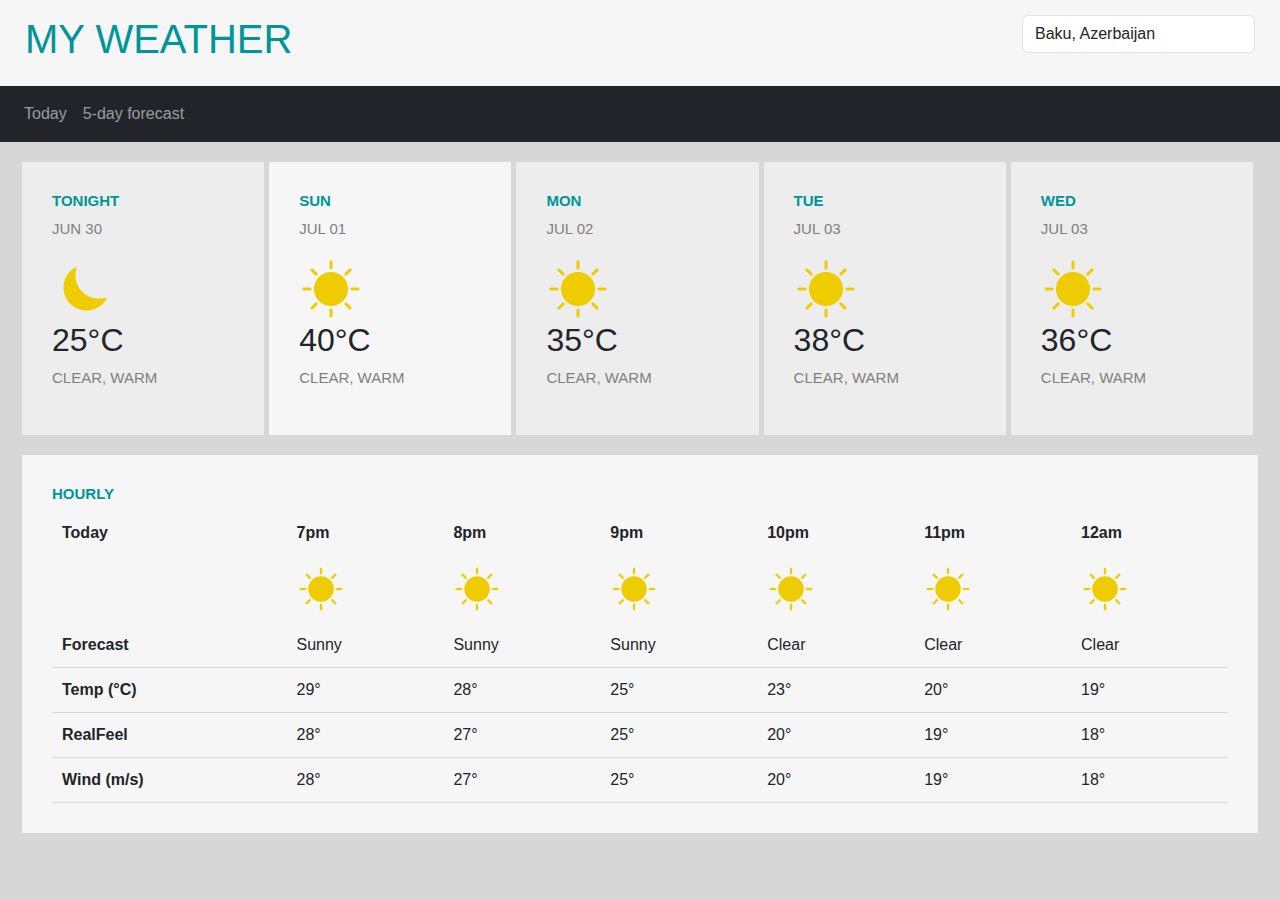
<file: weather.html>
<!DOCTYPE html>
<html lang="en">
<head>
    <meta charset="UTF-8">

    <script src="js/bootstrap.bundle.min.js"></script>

    <link rel="stylesheet" href="css/bootstrap.min.css">
    <link rel="stylesheet" href="css/style.css">

    <title>My Weather</title>
</head>
<body>

    <header>
        <div class="header-top">
            <div>
                <h1>My Weather</h1>
            </div>
            <div>
                <input type="text" class="form-control" placeholder="city name" value="Baku, Azerbaijan">
            </div>
        </div>

        <nav class="navbar navbar-expand-lg navbar-dark bg-dark">
            <a class="navbar-brand" href="#"></a>
            <button class="navbar-toggler" type="button" data-toggle="collapse" data-target="#navbarTogglerDemo02" aria-controls="navbarTogglerDemo02" aria-expanded="false" aria-label="Toggle navigation">
              <span class="navbar-toggler-icon"></span>
            </button>
          
            <div class="collapse navbar-collapse" id="navbarTogglerDemo02">
              <ul class="navbar-nav mr-auto mt-2 mt-lg-0">
                <li class="nav-item active">
                  <a class="nav-link" href="#">Today</a>
                </li>
                <li class="nav-item">
                  <a class="nav-link" href="#">5-day forecast</a>
                </li>
              </ul>
            </div>
          </nav>
    </header>

    <main>

        <div class="five-day">
            <div class="day">
                <h3>Tonight</h3>
                <p>Jun 30</p>
                <img src="img/moon_icon.png">
                <h2>25°C</h2>
                <p>Clear, Warm</p>
            </div>
            <div class="day day-active">
                <h3>Sun</h3>
                <p>Jul 01</p>
                <img src="img/sunny_icon.png">
                <h2>40°C</h2>
                <p>Clear, Warm</p>
            </div>
            <div class="day">
                <h3>Mon</h3>
                <p>Jul 02</p>
                <img src="img/sunny_icon.png">
                <h2>35°C</h2>
                <p>Clear, Warm</p>
            </div>
            <div class="day">
                <h3>Tue</h3>
                <p>Jul 03</p>
                <img src="img/sunny_icon.png">
                <h2>38°C</h2>
                <p>Clear, Warm</p>
            </div>
            <div class="day">
                <h3>Wed</h3>
                <p>Jul 03</p>
                <img src="img/sunny_icon.png">
                <h2>36°C</h2>
                <p>Clear, Warm</p>
            </div>
        </div>

        <div class="hourly">
            <h3>hourly</h3>
            <table class="table-hover">
                <thead id="table_head_hourly_weather">
                  <tr>
                    <th scope="col">Today</th>
                    <th scope="col">7pm</th>
                    <th scope="col">8pm</th>
                    <th scope="col">9pm</th>
                    <th scope="col">10pm</th>
                    <th scope="col">11pm</th>
                    <th scope="col">12am</th>
                  </tr>
                  <tr>
                    <th scope="row"></th>
                    <td><img src="img/Clear.png"></td>
                    <td><img src="img/Clear.png"></td>
                    <td><img src="img/Clear.png"></td>
                    <td><img src="img/Clear.png"></td>
                    <td><img src="img/Clear.png"></td>
                    <td><img src="img/Clear.png"></td>
                  </tr>
                </thead>
                <tbody id="table_body_hourly_weather">
                  <tr>
                    <th scope="row">Forecast</th>
                    <td>Sunny</td>
                    <td>Sunny</td>
                    <td>Sunny</td>
                    <td>Clear</td>
                    <td>Clear</td>
                    <td>Clear</td>
                  </tr>
                  <tr>
                    <th scope="row">Temp (°C)</th>
                    <td>29°</td>
                    <td>28°</td>
                    <td>25°</td>
                    <td>23°</td>
                    <td>20°</td>
                    <td>19°</td>
                  </tr>
                  <tr>
                    <th scope="row">RealFeel</th>
                    <td>28°</td>
                    <td>27°</td>
                    <td>25°</td>
                    <td>20°</td>
                    <td>19°</td>
                    <td>18°</td>
                  </tr>
                  <tr>
                    <th scope="row">Wind (m/s)</th>
                    <td>28°</td>
                    <td>27°</td>
                    <td>25°</td>
                    <td>20°</td>
                    <td>19°</td>
                    <td>18°</td>
                  </tr>
                </tbody>
              </table>
        </div>

    </main>
    
</body>
</html>
</file>
<file: css/style.css>
* {
    margin: 0;
    box-sizing: border-box;
}

body {
    background-color: #d7d7d7;
    font-family: Arial, Helvetica, sans-serif;
}

.header-top {
    display: flex;
    justify-content: space-between;

    padding: 15px 25px;
    background-color: #f6f6f6;
    color: #009599;
}

.header-top h1 {
    text-transform: uppercase;
}

/*  MAIN */

.five-day {
    margin: 20px 22px;

    display: flex;
    flex-wrap: wrap;
    justify-content: space-between;
}

.day {
    flex-grow: 1;
    background-color: #ededed;
    margin-right: 5px;
    padding: 30px;
}

.day-active {
    background-color: #f6f6f6;
}

.day h3 {
    font-size: 15px;
    text-transform: uppercase;
    color: #009599;
    font-weight: bold;
}

.day p {
    text-transform: uppercase;
    font-size: 15px;
    color: gray;
}

.hourly {
    background-color: #f6f6f6;
    margin: 20px 22px;
    padding: 30px;
}

.hourly h3 {
    font-size: 15px;
    text-transform: uppercase;
    color: #009599;
    font-weight: bold;
}

tbody tr {
    border-bottom: 1px solid #d7d7d7;
}

table th, td {
    padding: 10px;
}

.hourly table {
    width: 100%;
}






/* .container {
    margin: 50px auto;
}

main h1 {
    margin-top: 50px;
    text-align: center;
} */
</file>
